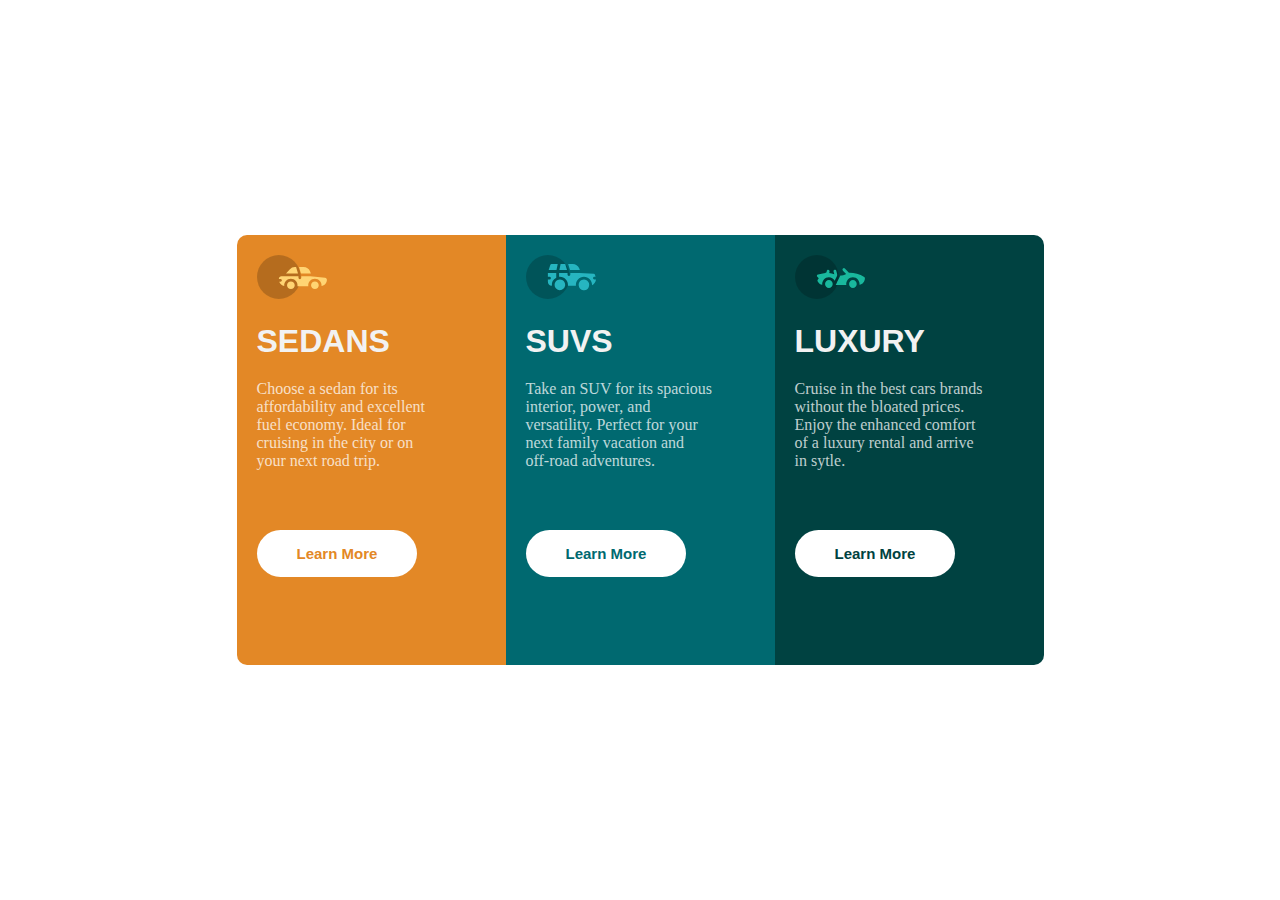
<file: index.html>
<!DOCTYPE html>
<html lang="en">
<head>
    <meta charset="UTF-8">
    <title>CSS FLEXBOX & GRID LAYOUT</title>
    <link rel="stylesheet" type="text/css" href="style.css"/>
    <meta name="viewport" content="width=device-width, initial-scale=1.0">
</head>    
<body>
        <div class="box-container">
            <div class="box box1">
               <div class="content" >
                  <img src="icon-sedans.svg" alt="Sedans" width="70px"/>
                   <h1>SEDANS</h1>
                   <p>Choose a sedan for its </p>
                   <p>affordability and excellent </p>
                   <p>fuel economy. Ideal for </p>
                   <p> cruising in the city or on </p>
                   <p> your next road trip. </p>
        
                   <button class="btn btn1">Learn More</button>
               </div>
           </div>
            
        
            <div class="box box2">
                <div class="content">
                  <img src="icon-suvs.svg" alt="Suvs" width="70px"/>
                   <h1>SUVS</h1>
                    <p>Take an SUV for its spacious</p>
                    <p>interior, power, and</p>
                    <p>versatility. Perfect for your </p>
                    <p>next family vacation and</p>
                    <p>  off-road adventures. </p>
                    <button class="btn btn2">Learn More</button>
                </div>
            </div>    
        
            <div class="box box3">
                <div class="content">
                  <img src="icon-luxury.svg" alt="Luxury" width="70px">
                   <h1>LUXURY</h1>
                    <p>Cruise in the best cars brands </p>
                    <p>without the bloated prices.</p>
                    <p>Enjoy the enhanced comfort</p>
                    <p> of a luxury rental and arrive</p>
                    <p> in sytle.</p>
                    <button class="btn btn3">Learn More</button>
                </div>
            </div>        
        </div> 
    
    
</body>
</html>
</file>
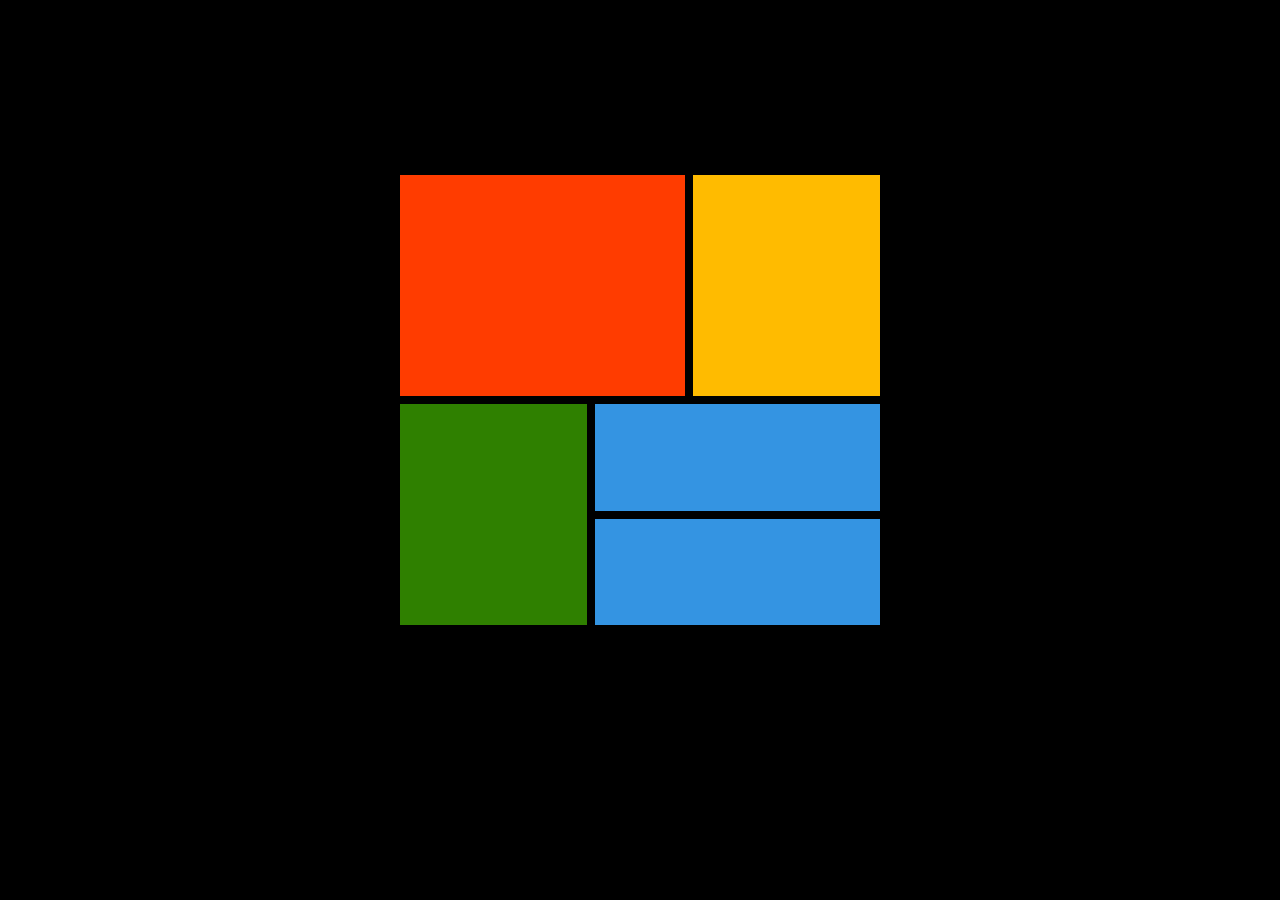
<file: grid.html>
<!DOCTYPE html>
<html>
  <head>
    <meta charset="UTF-8" />
    <meta http-equiv="X-UA-Compatible" content="IE=edge" />
    <meta name="viewport" content="width=device-width, initial-scale=1.0" />
    <title>GRID LAYOUT</title>
    <link rel="stylesheet" href="grid.css" />
  </head>

  <body>
    <div class="container">
      <div class="griditemA"></div>
      <div class="griditemB"></div>
      <div class="griditemC"></div>
      <div class="griditemD"></div>
      <div class="griditemE"></div>
      
    
    
      
    </div>
  </body>
</html>
</file>
<file: style.css>
*{
    margin: 0;
    padding: 0;
    box-sizing: border-box;
    /*font-family: 'Big Shoulders Display',Cursive;
    font-family: 'Lexend Deca',sans-serif;*/
}
body{ 
    width: 100%;
    min-height: 100vh;
    display: flex;
    justify-content: center;
    align-content: center;

}
.box-container{
    width: 100%;
    max-width: 1440px;
    display: flex;
    justify-content: center;
    align-content: center;
    flex-flow: wrap;
}

.box{
    width: 269px; ;
    padding: 10px;
    min-height: 430px; 
    
}  
.box1{
    background-color:hsl(31, 77%, 52%) ; 
    border-top-left-radius:10px ;
    border-bottom-left-radius:10px;
}  
.box2{
    background-color:hsl(184, 100%, 22%) ;
    
}
.box3{
    background-color:hsl(179, 100%, 13%) ;
    border-top-right-radius:10px ;
    border-bottom-right-radius:10px ;
     
}
.content{
    padding:10px ;
}
h1{
    color: hsl(0,0%,95%);
    text-transform: uppercase;
    font-family: 'Lexend Deca', sans-serif ;
    margin: 20px 0;
}
p{
    color: hsla(0, 0%, 100%, 0.75);
    font-family:'Big Shoulders Display',Cursive; 
}
.btn{
    margin: 60px 0;
    padding: 15px 40px;
    border: 0;
    border-radius: 30px;
    outline: none;
    background-color: #FFF;
    font-size: 15px;
    cursor: pointer;
    font-family:'Lexend Deca', sans-serif;
    font-weight: 700;
}
.btn1{
    color: hsl(31, 77%, 52%);
}
.btn2{
    color: hsl(184, 100%, 22%);
}
.btn3{
    color: hsl(179, 100%, 13%);
}
.btn:hover{
    background-color: transparent;
    border: 2px solid #FFF;
    color: #FFF;
    transition: 0.4s;

}
</file>
<file: grid.css>
*{
    margin:0 ;
    padding: 0;
}
body{
    background-color: black;
    padding: 10em;
}


.container {
    display: grid;
    grid-template-areas:
    " A A A B B"
    " A A A B B"
    " C C D D D"
    " C C E E E"

    ;
    
     text-align: center;
    width: 50%;
    margin: auto;
    padding: 15px;
    grid-area: span;
    gap: 8px;
    min-height: 50vh;
  }
  .griditem {
    border: 4px solid ;
    background-color:hsl(200, 100%, 50%);
    padding: 2em;
  }
  .griditemA{
    background-color: rgb(255, 60, 0);
    grid-column-start: span 3 ;
    grid-row-start:span 2;
  }
  .griditemB{
    
    background-color:rgb(255, 187, 0) ;
    grid-column-start:span 2 ;
    grid-row-start: span 2;
  }
  .griditemC  {
    background-color: rgb(47, 128, 0);
    grid-column-start: span 2;
    grid-row-start: span 2;
  }
  .griditemD{
     background-color:rgb(52, 148, 226);
     grid-column-start: span 3;
  }
  .griditemE{
    background-color: rgb(52, 148, 226);
    grid-column-start: span 3;
  }
</file>
